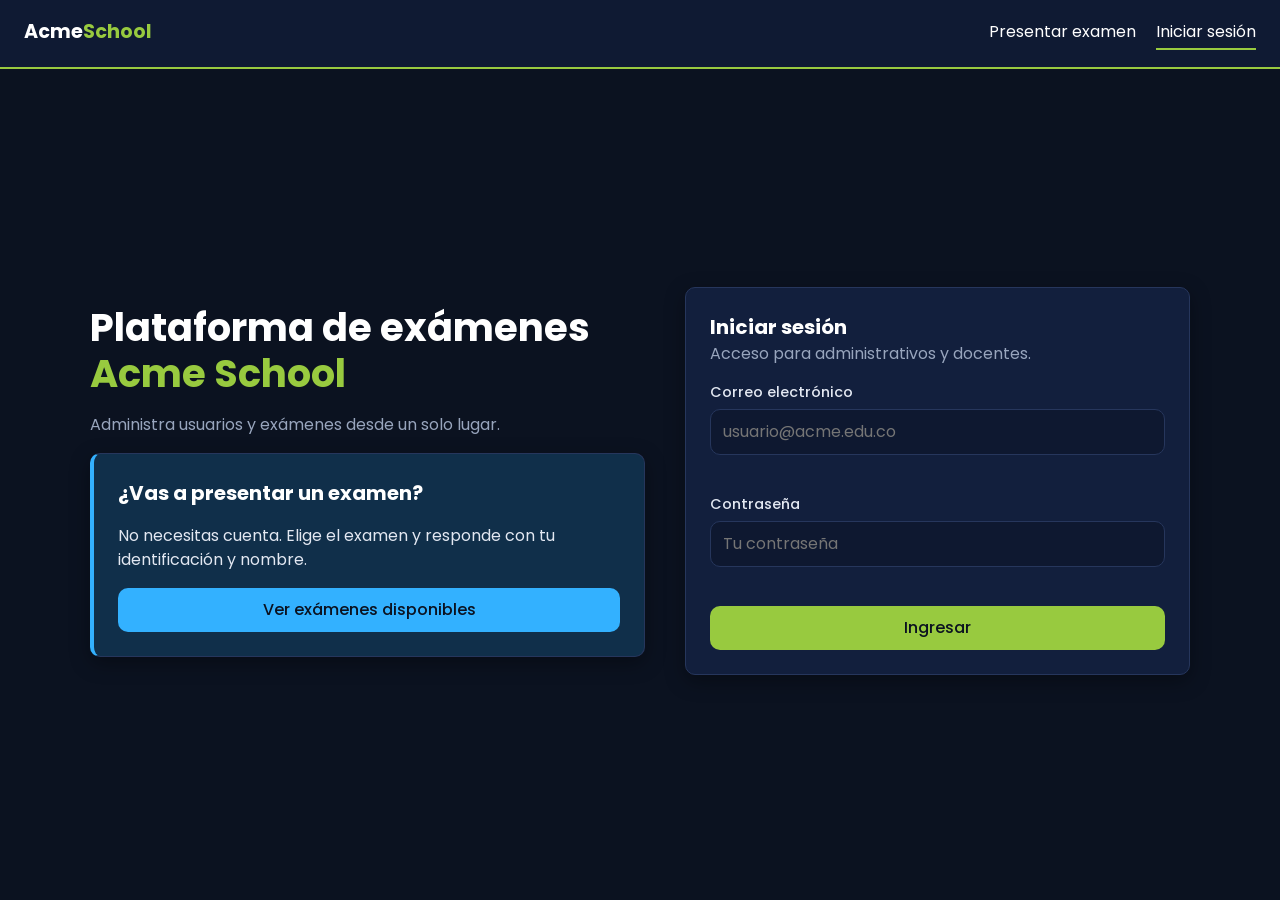
<file: index.html>
<!DOCTYPE html>
<html lang="es">
<head>
  <meta charset="UTF-8">
  <meta name="viewport" content="width=device-width, initial-scale=1.0">
  <title>Iniciar sesión · Acme School</title>
  <link rel="icon" href="imagenes/logo.svg" type="image/svg+xml">
  <link rel="preconnect" href="https://fonts.googleapis.com">
  <link href="https://fonts.googleapis.com/css2?family=Poppins:wght@400;500;600;700&display=swap" rel="stylesheet">
  <link rel="stylesheet" href="css/style.css">
  <script src="js/script.js" defer></script>
  <script src="js/componentes/acme-menu.js" defer></script>
  <script src="js/componentes/formulario-login.js" defer></script>
  <script src="js/login.js" defer></script>
</head>
<body>
  <acme-menu activo="login"></acme-menu>

  <main class="entrada">
    <section class="bienvenida">
      <h1>Plataforma de exámenes <span>Acme School</span></h1>
      <p class="subtitulo">Administra usuarios y exámenes desde un solo lugar.</p>

      <div class="panel acceso-publico">
        <h2>¿Vas a presentar un examen?</h2>
        <p>No necesitas cuenta. Elige el examen y responde con tu identificación y nombre.</p>
        <a href="html/presentar.html" class="btn btn-acento">Ver exámenes disponibles</a>
      </div>
    </section>

    <formulario-login id="formularioLogin"></formulario-login>
  </main>

  <!-- Plantilla del Web Component <formulario-login> (se clona en su Shadow DOM) -->
  <template id="tpl-formulario-login">
    <link rel="stylesheet" href="css/style.css">
    <section class="panel">
      <div>
        <h2>Iniciar sesión</h2>
        <p class="subtitulo">Acceso para administrativos y docentes.</p>
      </div>
      <form id="formulario" class="formulario-login" novalidate>
        <div class="campo">
          <label for="email">Correo electrónico</label>
          <input type="email" id="email" name="email" placeholder="usuario@acme.edu.co" autocomplete="username">
          <p id="error-email" class="error"></p>
        </div>
        <div class="campo">
          <label for="contrasena">Contraseña</label>
          <input type="password" id="contrasena" name="contrasena" placeholder="Tu contraseña" autocomplete="current-password">
          <p id="error-contrasena" class="error"></p>
        </div>
        <p id="mensaje" class="mensaje" role="alert"></p>
        <button type="submit" id="btnIngresar" class="btn btn-primario">Ingresar</button>
      </form>
    </section>
  </template>
</body>
</html>
</file>
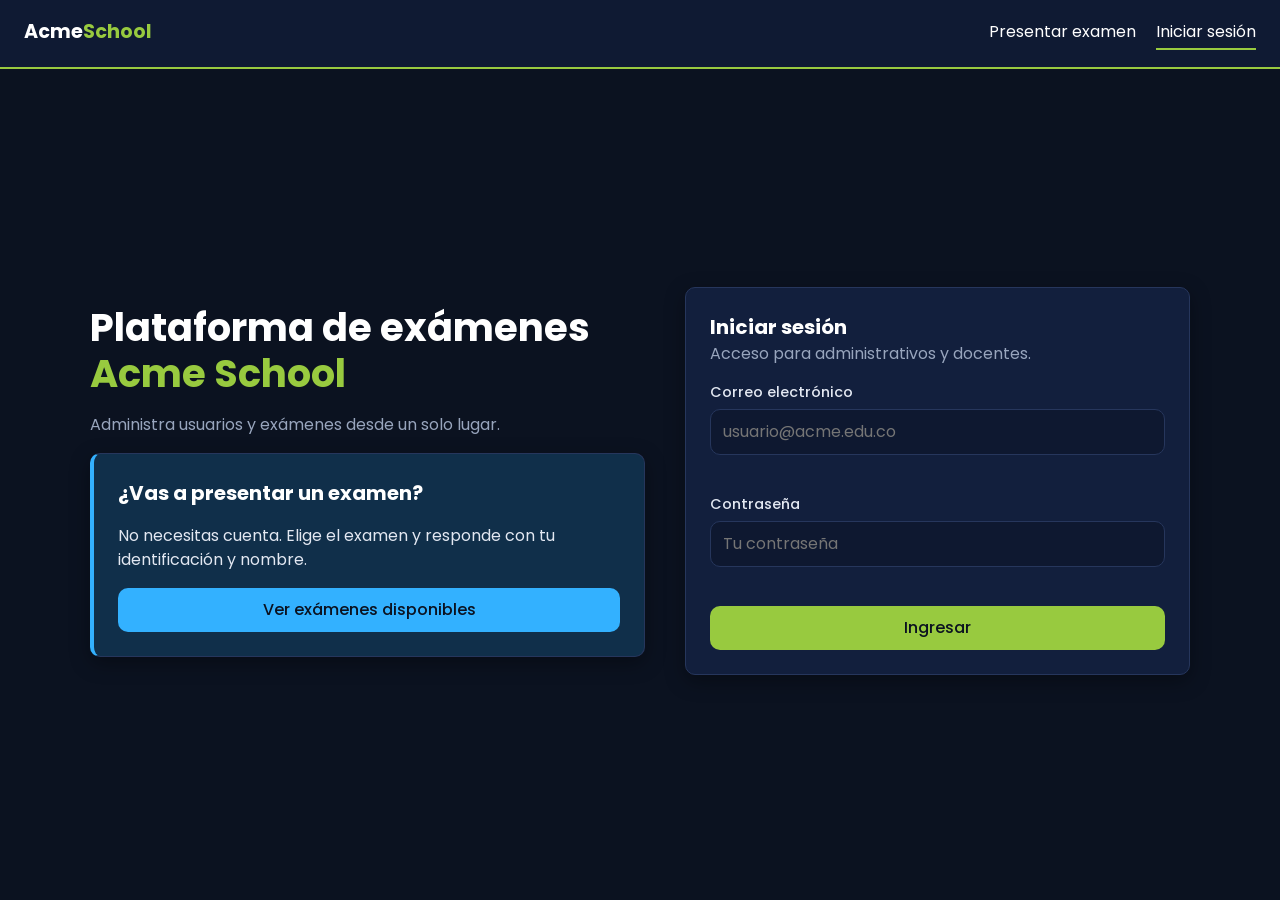
<file: html/examenes.html>
<!DOCTYPE html>
<html lang="es">
<head>
  <meta charset="UTF-8">
  <meta name="viewport" content="width=device-width, initial-scale=1.0">
  <title>Gestión de exámenes · Acme School</title>
  <link rel="icon" href="../imagenes/logo.svg" type="image/svg+xml">
  <link rel="preconnect" href="https://fonts.googleapis.com">
  <link href="https://fonts.googleapis.com/css2?family=Poppins:wght@400;500;600;700&display=swap" rel="stylesheet">
  <link rel="stylesheet" href="../css/style.css">
  <script src="../js/script.js" defer></script>
  <script src="../js/componentes/acme-menu.js" defer></script>
  <script src="../js/componentes/editor-pregunta.js" defer></script>
  <script src="../js/componentes/formulario-examen.js" defer></script>
  <script src="../js/componentes/tabla-examenes.js" defer></script>
  <script src="../js/examenes.js" defer></script>
</head>
<body>
  <acme-menu activo="examenes"></acme-menu>

  <main>
    <section class="panel">
      <h1>Gestión de exámenes</h1>
      <p class="subtitulo">Crea, actualiza y elimina exámenes con sus preguntas y respuestas.</p>
    </section>

    <formulario-examen id="formularioExamen"></formulario-examen>
    <tabla-examenes id="tablaExamenes"></tabla-examenes>
  </main>

  <!-- Plantilla del Web Component <formulario-examen> -->
  <template id="tpl-formulario-examen">
    <link rel="stylesheet" href="../css/style.css">
    <style>
      .seccion-preguntas {
        display: grid;
        gap: 16px;
        grid-column: 1 / -1;
        padding-top: 8px;
        border-top: 1px solid var(--color-borde);
      }
      #preguntas {
        display: grid;
        gap: 16px;
      }
    </style>
    <section class="panel">
      <h2 id="tituloFormulario">Nuevo examen</h2>
      <form id="formulario" class="formulario" novalidate>
        <div class="campo">
          <label for="codigo">Código</label>
          <input type="text" id="codigo" name="codigo" placeholder="JS-002">
          <p id="error-codigo" class="error"></p>
        </div>
        <div class="campo">
          <label for="titulo">Título</label>
          <input type="text" id="titulo" name="titulo" placeholder="Arreglos y objetos">
          <p id="error-titulo" class="error"></p>
        </div>
        <div class="campo">
          <label for="tiempo">Tiempo (minutos)</label>
          <input type="number" id="tiempo" name="tiempo" min="1" max="180" placeholder="30">
          <p id="error-tiempo" class="error"></p>
        </div>
        <div class="campo">
          <label for="porcentaje">Porcentaje de aprobación (%)</label>
          <input type="number" id="porcentaje" name="porcentaje" min="1" max="100" placeholder="60">
          <p id="error-porcentaje" class="error"></p>
        </div>
        <div class="campo campo-completo">
          <label for="descripcion">Descripción del examen</label>
          <textarea id="descripcion" name="descripcion" rows="2" placeholder="Temas que evalúa el examen"></textarea>
          <p id="error-descripcion" class="error"></p>
        </div>

        <div class="seccion-preguntas">
          <div class="encabezado-pagina">
            <h3 id="contadorPreguntas">Preguntas</h3>
            <button type="button" id="btnAgregarPregunta" class="btn btn-acento btn-pequeno">+ Agregar pregunta</button>
          </div>
          <div id="preguntas"></div>
        </div>

        <p id="mensaje" class="mensaje campo-completo" role="alert"></p>

        <div class="acciones">
          <button type="submit" id="btnGuardar" class="btn btn-primario">Crear examen</button>
          <button type="button" id="btnCancelar" class="btn btn-secundario oculto">Cancelar edición</button>
        </div>
      </form>
    </section>
  </template>

  <!-- Plantilla del Web Component <editor-pregunta> -->
  <template id="tpl-editor-pregunta">
    <link rel="stylesheet" href="../css/style.css">
    <style>
      .pregunta {
        border: 1px solid var(--color-borde);
        border-left: 4px solid var(--color-primario);
        border-radius: var(--radio);
        padding: 16px;
        display: grid;
        gap: 12px;
        animation: aparecer 0.3s ease;
      }
      .cabecera {
        display: flex;
        flex-wrap: wrap;
        justify-content: space-between;
        align-items: center;
        gap: 8px;
      }
      #respuestas {
        display: grid;
        gap: 8px;
      }
      .respuesta {
        display: grid;
        grid-template-columns: auto 1fr auto;
        align-items: center;
        gap: 8px;
      }
      .respuesta input[type="radio"] {
        width: 20px;
        height: 20px;
        cursor: pointer;
      }
      .ayuda {
        font-size: 0.85rem;
        color: var(--color-texto-suave);
      }
      /* El espacio del error solo aparece cuando hay un error */
      .error:empty {
        display: none;
      }
    </style>
    <div class="pregunta">
      <div class="cabecera">
        <h3 id="titulo">Pregunta</h3>
        <button type="button" id="btnEliminar" class="btn btn-peligro btn-pequeno">Eliminar pregunta</button>
      </div>
      <div class="campo">
        <label for="enunciado">Enunciado</label>
        <textarea id="enunciado" rows="2" placeholder="Escribe la pregunta"></textarea>
      </div>
      <p class="ayuda">Respuestas: marca con el círculo la respuesta correcta.</p>
      <div id="respuestas"></div>
      <div>
        <button type="button" id="btnAgregarRespuesta" class="btn btn-secundario btn-pequeno">+ Agregar respuesta</button>
      </div>
      <p id="error" class="error" role="alert"></p>
    </div>
  </template>

  <!-- Plantilla del Web Component <tabla-examenes> -->
  <template id="tpl-tabla-examenes">
    <link rel="stylesheet" href="../css/style.css">
    <section class="panel">
      <div class="encabezado-pagina">
        <h2>Exámenes registrados</h2>
        <p id="resumen" class="subtitulo"></p>
      </div>
      <div class="contenedor-tabla">
        <table>
          <thead>
            <tr>
              <th>Código</th>
              <th>Título</th>
              <th>Tiempo</th>
              <th>Aprobación</th>
              <th>Preguntas</th>
              <th>Acciones</th>
            </tr>
          </thead>
          <tbody id="cuerpo"></tbody>
        </table>
      </div>
    </section>
  </template>
</body>
</html>
</file>
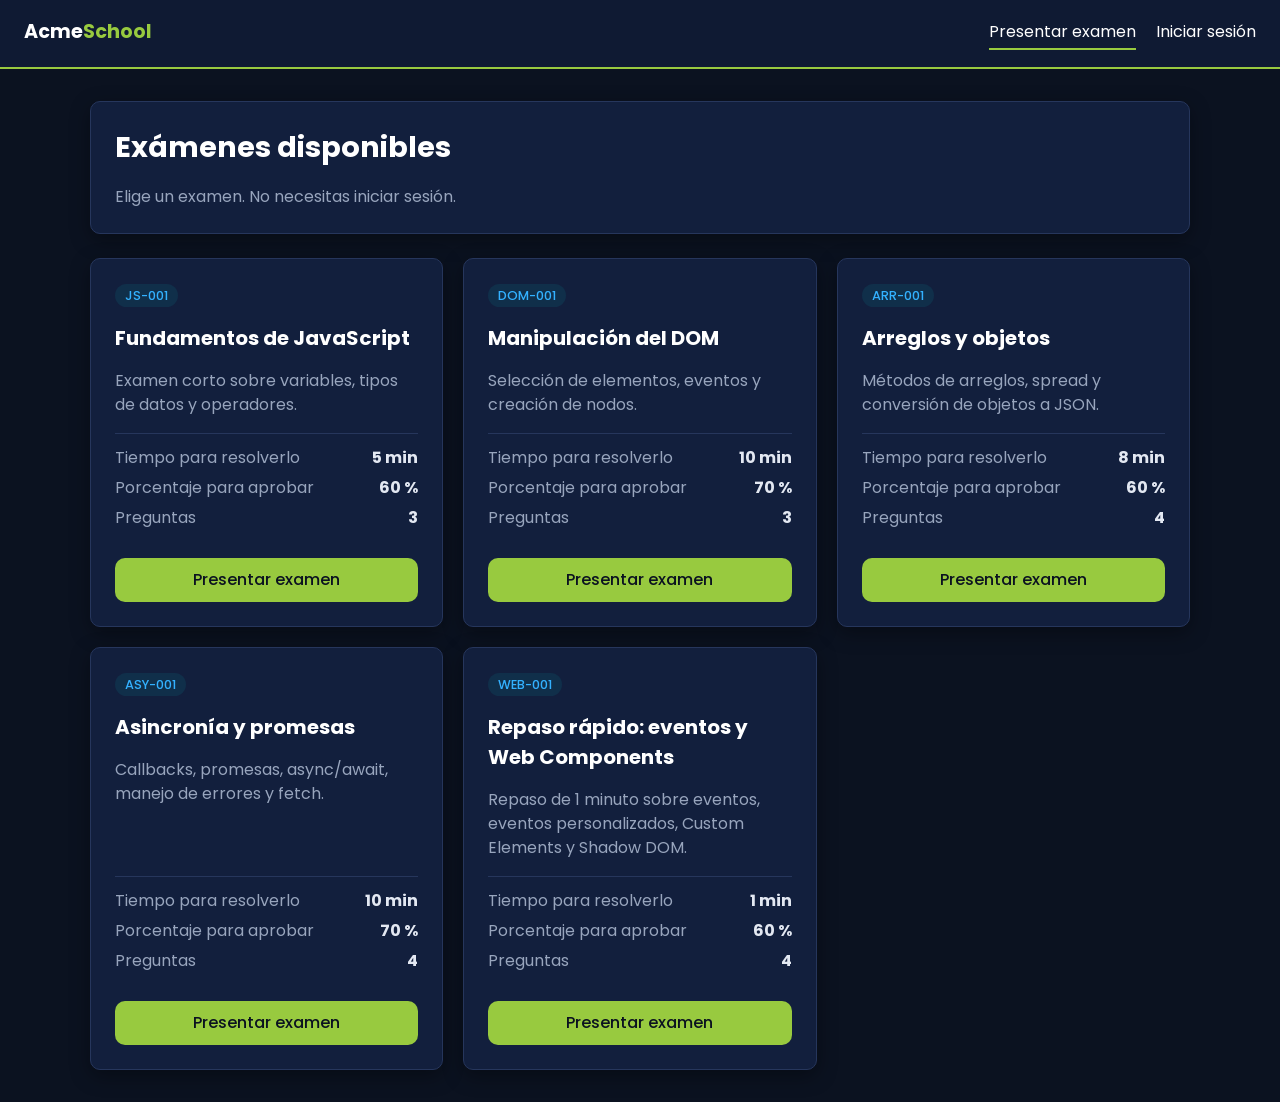
<file: html/presentar.html>
<!DOCTYPE html>
<html lang="es">
<head>
  <meta charset="UTF-8">
  <meta name="viewport" content="width=device-width, initial-scale=1.0">
  <title>Presentar examen · Acme School</title>
  <link rel="icon" href="../imagenes/logo.svg" type="image/svg+xml">
  <link rel="preconnect" href="https://fonts.googleapis.com">
  <link href="https://fonts.googleapis.com/css2?family=Poppins:wght@400;500;600;700&display=swap" rel="stylesheet">
  <link rel="stylesheet" href="../css/style.css">
  <script src="../js/script.js" defer></script>
  <script src="../js/componentes/acme-menu.js" defer></script>
  <script src="../js/componentes/tarjeta-examen.js" defer></script>
  <script src="../js/componentes/registro-estudiante.js" defer></script>
  <script src="../js/componentes/reloj-examen.js" defer></script>
  <script src="../js/componentes/pregunta-examen.js" defer></script>
  <script src="../js/componentes/resultado-examen.js" defer></script>
  <script src="../js/presentar.js" defer></script>
</head>
<body>
  <acme-menu activo="presentar"></acme-menu>

  <main>
    <!-- Vista 1: lista de exámenes disponibles -->
    <section id="vistaLista" class="vista">
      <section class="panel">
        <h1>Exámenes disponibles</h1>
        <p class="subtitulo">Elige un examen. No necesitas iniciar sesión.</p>
      </section>
      <div id="listaExamenes" class="grilla-examenes"></div>
      <p id="sinExamenes" class="panel vacio oculto">Por ahora no hay exámenes disponibles.</p>
    </section>

    <!-- Vista 2: datos de quien presenta -->
    <registro-estudiante id="registroEstudiante" class="oculto"></registro-estudiante>

    <!-- Vista 3: el examen -->
    <section id="vistaExamen" class="vista oculto">
      <header class="panel encabezado-examen">
        <div class="info-examen">
          <h1 id="tituloExamen"></h1>
          <p id="estudianteExamen" class="subtitulo"></p>
          <ul class="datos-examen">
            <li>Preguntas: <strong id="totalPreguntas"></strong></li>
            <li>Para aprobar: <strong id="porcentajeAprobar"></strong></li>
            <li>Respondidas: <strong id="progresoRespuestas"></strong></li>
          </ul>
        </div>
        <reloj-examen id="reloj"></reloj-examen>
      </header>

      <p id="avisoRecuperado" class="mensaje"></p>

      <form id="formExamen" class="vista" novalidate>
        <div id="contenedorPreguntas" class="vista"></div>
        <p id="mensajeExamen" class="mensaje" role="alert"></p>
        <button type="submit" id="btnTerminar" class="btn btn-primario btn-terminar">Terminar</button>
      </form>
    </section>

    <!-- Vista 4: resultado -->
    <resultado-examen id="resultadoExamen" class="oculto"></resultado-examen>
  </main>

  <!-- Plantilla del Web Component <tarjeta-examen> -->
  <template id="tpl-tarjeta-examen">
    <link rel="stylesheet" href="../css/style.css">
    <style>
      .tarjeta {
        height: 100%;
        grid-template-rows: auto auto 1fr auto auto;
        transition: transform var(--transicion), border-color var(--transicion);
      }
      .tarjeta:hover {
        transform: translateY(-4px);
        border-color: var(--color-primario);
      }
      .datos {
        list-style: none;
        display: grid;
        gap: 6px;
        padding: 12px 0;
        border-top: 1px solid var(--color-borde);
      }
      .datos li {
        display: flex;
        justify-content: space-between;
        color: var(--color-texto-suave);
      }
      .datos strong {
        color: var(--color-texto);
      }
    </style>
    <article class="panel tarjeta">
      <div><span id="codigo" class="etiqueta"></span></div>
      <h2 id="titulo"></h2>
      <p id="descripcion" class="subtitulo"></p>
      <ul class="datos">
        <li>Tiempo para resolverlo <strong id="tiempo"></strong></li>
        <li>Porcentaje para aprobar <strong id="porcentaje"></strong></li>
        <li>Preguntas <strong id="preguntas"></strong></li>
      </ul>
      <button type="button" id="btnPresentar" class="btn btn-primario">Presentar examen</button>
    </article>
  </template>

  <!-- Plantilla del Web Component <registro-estudiante> -->
  <template id="tpl-registro-estudiante">
    <link rel="stylesheet" href="../css/style.css">
    <style>
      form {
        display: grid;
        gap: 16px;
      }
      .resumen {
        list-style: none;
        display: flex;
        flex-wrap: wrap;
        gap: 8px;
      }
    </style>
    <section class="panel aparecer">
      <div>
        <p class="subtitulo">Vas a presentar</p>
        <h2 id="titulo"></h2>
      </div>
      <ul class="resumen">
        <li class="etiqueta" id="tiempo"></li>
        <li class="etiqueta" id="porcentaje"></li>
        <li class="etiqueta" id="preguntas"></li>
      </ul>
      <p class="subtitulo">Escribe tus datos. El tiempo empieza a correr cuando presiones "Comenzar examen".</p>
      <form id="formulario" novalidate>
        <div class="campo">
          <label for="identificacion">Número de identificación</label>
          <input type="text" id="identificacion" name="identificacion" inputmode="numeric" placeholder="1012345678" autocomplete="off">
          <p id="error-identificacion" class="error"></p>
        </div>
        <div class="campo">
          <label for="nombre">Nombre completo</label>
          <input type="text" id="nombre" name="nombre" placeholder="Ana María Pérez" autocomplete="name">
          <p id="error-nombre" class="error"></p>
        </div>
        <div class="acciones">
          <button type="submit" class="btn btn-primario">Comenzar examen</button>
          <button type="button" id="btnVolver" class="btn btn-secundario">Volver a la lista</button>
        </div>
      </form>
    </section>
  </template>

  <!-- Plantilla del Web Component <reloj-examen> -->
  <template id="tpl-reloj-examen">
    <style>
      .reloj {
        display: grid;
        justify-items: center;
        gap: 2px;
        padding: 10px 18px;
        border-radius: var(--radio);
        border: 2px solid var(--color-primario);
        background: var(--color-campo);
        font-family: var(--fuente);
        transition: border-color 0.3s, background 0.3s;
      }
      .etiqueta {
        font-size: 0.75rem;
        color: var(--color-texto-suave);
        text-transform: uppercase;
        letter-spacing: 0.05em;
      }
      #tiempo {
        font-size: 1.8rem;
        font-weight: 700;
        color: var(--color-primario);
      }
      /* Último minuto: el reloj se pone rojo y late */
      .reloj.alerta {
        border-color: var(--color-peligro);
        background: var(--color-peligro-claro);
        animation: latir 1s ease-in-out infinite;
      }
      .reloj.alerta #tiempo {
        color: var(--color-peligro);
      }
      @keyframes latir {
        50% {
          transform: scale(1.04);
        }
      }
      @media (max-width: 700px) {
        .reloj {
          padding: 6px 12px;
        }
        #tiempo {
          font-size: 1.3rem;
        }
        .etiqueta {
          font-size: 0.65rem;
        }
      }
    </style>
    <div id="caja" class="reloj" role="timer" aria-label="Tiempo restante">
      <span class="etiqueta">Tiempo restante</span>
      <span id="tiempo">00:00</span>
    </div>
  </template>

  <!-- Plantilla del Web Component <pregunta-examen> -->
  <template id="tpl-pregunta-examen">
    <link rel="stylesheet" href="../css/style.css">
    <style>
      .enunciado {
        font-weight: 600;
        font-size: 1.05rem;
        color: var(--color-titulo);
      }
      .enunciado span:first-child {
        color: var(--color-primario);
      }
      #opciones {
        display: grid;
        gap: 10px;
      }
      .opcion {
        display: flex;
        align-items: center;
        gap: 12px;
        padding: 12px 14px;
        border: 1px solid var(--color-borde);
        border-radius: var(--radio);
        background: var(--color-campo);
        cursor: pointer;
        font-weight: 400;
        font-size: 1rem;
        transition: border-color var(--transicion), background var(--transicion);
      }
      .opcion:hover {
        border-color: var(--color-acento);
      }
      /* Clase que pone el componente en la opción marcada */
      .opcion.elegida {
        border-color: var(--color-primario);
        background: var(--color-exito-claro);
      }
      .opcion input {
        width: 20px;
        height: 20px;
        cursor: pointer;
      }
      .bloqueado .opcion {
        cursor: not-allowed;
        opacity: 0.7;
      }
    </style>
    <section class="panel" role="radiogroup" aria-labelledby="enunciado">
      <p id="enunciado" class="enunciado"></p>
      <div id="opciones"></div>
    </section>
  </template>

  <!-- Plantilla del Web Component <resultado-examen> -->
  <template id="tpl-resultado-examen">
    <link rel="stylesheet" href="../css/style.css">
    <style>
      .resultado {
        text-align: center;
        justify-items: center;
        border-top: 6px solid var(--color-primario);
      }
      .resultado.reprobado {
        border-top-color: var(--color-peligro);
      }
      .porcentaje {
        font-size: 3rem;
        font-weight: 700;
        line-height: 1;
        color: var(--color-primario);
      }
      .reprobado .porcentaje {
        color: var(--color-peligro);
      }
      /* Barra de avance: el ancho del relleno es el porcentaje obtenido */
      .barra {
        width: 100%;
        height: 14px;
        border-radius: 999px;
        background: var(--color-borde);
        overflow: hidden;
      }
      .relleno {
        width: 0;
        height: 100%;
        border-radius: 999px;
        background: var(--color-primario);
        transition: width 0.8s ease;
      }
      .reprobado .relleno {
        background: var(--color-peligro);
      }
      #veredicto {
        font-size: 1.6rem;
      }
      .detalle {
        list-style: none;
        display: grid;
        gap: 6px;
        width: 100%;
        text-align: left;
        padding: 12px 0;
        border-top: 1px solid var(--color-borde);
      }
      .detalle li {
        display: flex;
        justify-content: space-between;
        gap: 12px;
        color: var(--color-texto-suave);
      }
      .detalle strong {
        color: var(--color-texto);
        text-align: right;
      }
    </style>
    <section id="caja" class="panel resultado aparecer">
      <p id="motivo" class="subtitulo"></p>
      <p id="porcentaje" class="porcentaje">0 %</p>
      <div class="barra"><div id="relleno" class="relleno"></div></div>
      <h2 id="veredicto"></h2>
      <p id="mensaje" class="subtitulo"></p>
      <ul class="detalle">
        <li>Estudiante <strong id="estudiante"></strong></li>
        <li>Examen <strong id="examen"></strong></li>
        <li>Respuestas correctas <strong id="aciertos"></strong></li>
        <li>Porcentaje para aprobar <strong id="minimo"></strong></li>
        <li>Tiempo usado <strong id="tiempoUsado"></strong></li>
      </ul>
      <button type="button" id="btnVolver" class="btn btn-primario">Volver a los exámenes</button>
    </section>
  </template>
</body>
</html>
</file>
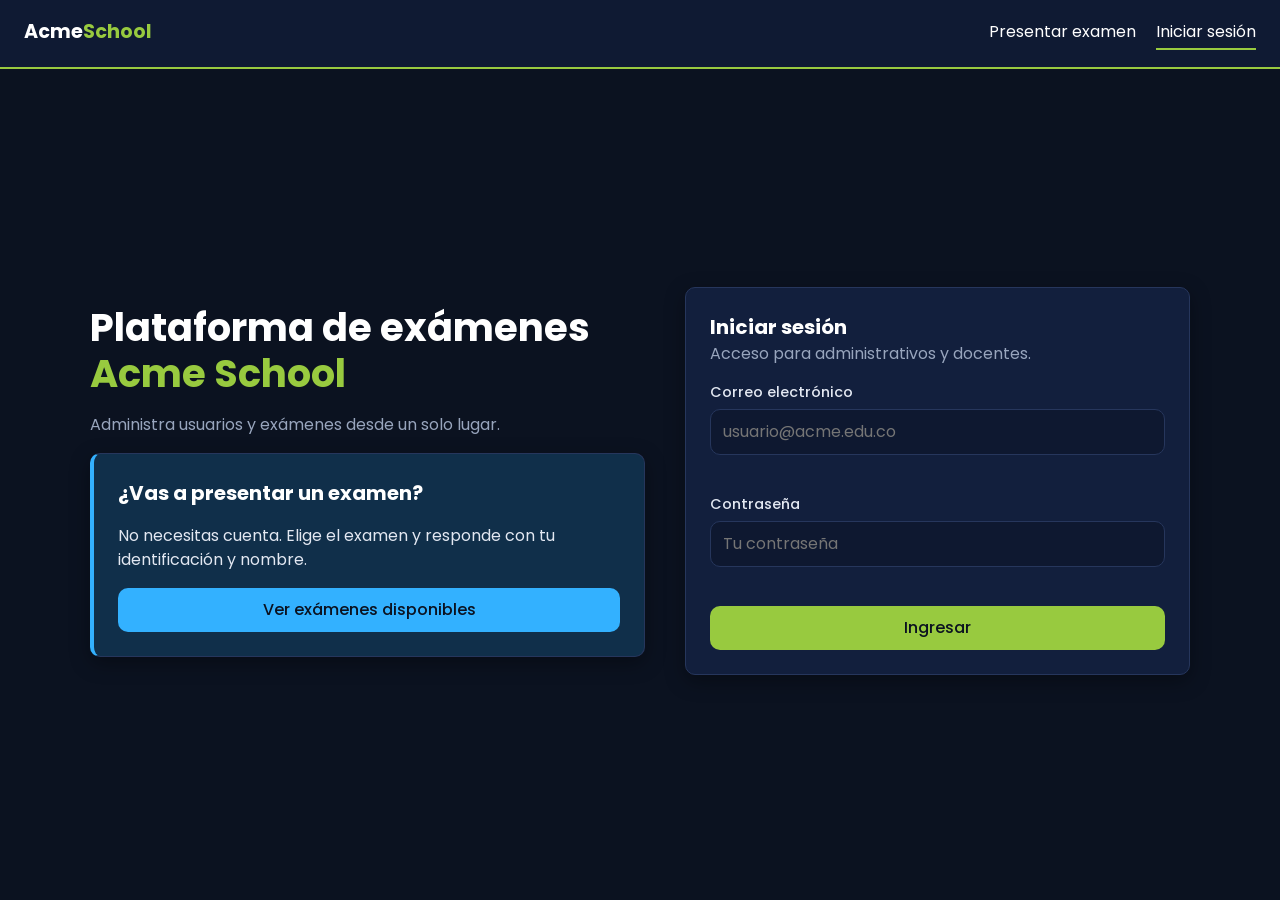
<file: html/usuarios.html>
<!DOCTYPE html>
<html lang="es">
<head>
  <meta charset="UTF-8">
  <meta name="viewport" content="width=device-width, initial-scale=1.0">
  <title>Gestión de usuarios · Acme School</title>
  <link rel="icon" href="../imagenes/logo.svg" type="image/svg+xml">
  <link rel="preconnect" href="https://fonts.googleapis.com">
  <link href="https://fonts.googleapis.com/css2?family=Poppins:wght@400;500;600;700&display=swap" rel="stylesheet">
  <link rel="stylesheet" href="../css/style.css">
  <script src="../js/script.js" defer></script>
  <script src="../js/componentes/acme-menu.js" defer></script>
  <script src="../js/componentes/formulario-usuario.js" defer></script>
  <script src="../js/componentes/tabla-usuarios.js" defer></script>
  <script src="../js/usuarios.js" defer></script>
</head>
<body>
  <acme-menu activo="usuarios"></acme-menu>

  <main>
    <section class="panel">
      <h1>Gestión de usuarios</h1>
      <p class="subtitulo">Crea, actualiza y elimina los usuarios con acceso a la plataforma.</p>
    </section>

    <formulario-usuario id="formularioUsuario"></formulario-usuario>
    <tabla-usuarios id="tablaUsuarios"></tabla-usuarios>
  </main>

  <!-- Plantilla del Web Component <formulario-usuario> -->
  <template id="tpl-formulario-usuario">
    <link rel="stylesheet" href="../css/style.css">
    <section class="panel">
      <h2 id="tituloFormulario">Nuevo usuario</h2>
      <form id="formulario" class="formulario" novalidate>
        <div class="campo">
          <label for="identificacion">Número de identificación</label>
          <input type="text" id="identificacion" name="identificacion" inputmode="numeric" placeholder="1012345678">
          <p id="error-identificacion" class="error"></p>
        </div>
        <div class="campo">
          <label for="nombre">Nombre completo</label>
          <input type="text" id="nombre" name="nombre" placeholder="Ana María Pérez">
          <p id="error-nombre" class="error"></p>
        </div>
        <div class="campo">
          <label for="email">Email</label>
          <input type="email" id="email" name="email" placeholder="ana.perez@acme.edu.co">
          <p id="error-email" class="error"></p>
        </div>
        <div class="campo">
          <label for="telefono">Teléfono</label>
          <input type="tel" id="telefono" name="telefono" inputmode="numeric" placeholder="3001234567">
          <p id="error-telefono" class="error"></p>
        </div>
        <div class="campo">
          <label for="cargo">Cargo</label>
          <select id="cargo" name="cargo">
            <option value="">Selecciona un cargo</option>
            <option value="Administrativo">Administrativo</option>
            <option value="Docente">Docente</option>
          </select>
          <p id="error-cargo" class="error"></p>
        </div>
        <div class="campo">
          <label for="contrasena">Contraseña</label>
          <input type="password" id="contrasena" name="contrasena" placeholder="Mínimo 6 caracteres" autocomplete="new-password">
          <p id="error-contrasena" class="error"></p>
        </div>

        <p id="mensaje" class="mensaje campo-completo" role="alert"></p>

        <div class="acciones">
          <button type="submit" id="btnGuardar" class="btn btn-primario">Crear usuario</button>
          <button type="button" id="btnCancelar" class="btn btn-secundario oculto">Cancelar edición</button>
        </div>
      </form>
    </section>
  </template>

  <!-- Plantilla del Web Component <tabla-usuarios> -->
  <template id="tpl-tabla-usuarios">
    <link rel="stylesheet" href="../css/style.css">
    <section class="panel">
      <div class="encabezado-pagina">
        <h2>Usuarios registrados</h2>
        <p id="resumen" class="subtitulo"></p>
      </div>
      <div class="contenedor-tabla">
        <table>
          <thead>
            <tr>
              <th>Identificación</th>
              <th>Nombre</th>
              <th>Email</th>
              <th>Teléfono</th>
              <th>Cargo</th>
              <th>Acciones</th>
            </tr>
          </thead>
          <tbody id="cuerpo"></tbody>
        </table>
      </div>
    </section>
  </template>
</body>
</html>
</file>
<file: css/style.css>
/* =========================================================
   Acme School · style.css
   Identidad visual común. Los Web Components también cargan
   este archivo dentro de su Shadow DOM para verse iguales.
   ========================================================= */

/* ---------- Variables (colores y medidas de la marca) ---------- */
/* Modo oscuro con la paleta verde lima + azul marino */
:root {
  /* Le dice al navegador que use controles nativos oscuros (select, number, scrollbar) */
  color-scheme: dark;

  --color-primario: #98ca3f;          /* verde lima: botones principales y enlaces */
  --color-primario-oscuro: #7fae2e;   /* hover del botón principal */
  --color-primario-claro: #1c2d4f;    /* fondos suaves: encabezado de tabla, botón secundario */
  --color-acento: #33b1ff;            /* celeste: acciones secundarias y foco */
  --color-acento-claro: #102f4a;
  --color-exito: #98ca3f;
  --color-exito-claro: #1f3322;
  --color-peligro: #ff6b6b;
  --color-peligro-claro: #3a1d27;

  --color-fondo: #0b1220;             /* fondo de la página */
  --color-superficie: #121f3d;        /* tarjetas y paneles */
  --color-campo: #0e1830;             /* fondo de inputs */
  --color-menu: #0f1a33;              /* barra de navegación */
  --color-titulo: #ffffff;
  --color-texto: #e3e8f2;
  --color-texto-suave: #98a5bd;
  --color-texto-sobre-primario: #0b1220; /* texto oscuro sobre el verde y el celeste */
  --color-borde: #26365c;

  --fuente: "Poppins", system-ui, sans-serif;
  --radio: 10px;
  --sombra: 0 6px 20px rgba(0, 0, 0, 0.35);
  --transicion: 0.2s ease;
}

/* ---------- Base ---------- */
* {
  box-sizing: border-box;
  margin: 0;
  padding: 0;
}

body {
  font-family: var(--fuente);
  background: var(--color-fondo);
  color: var(--color-texto);
  line-height: 1.5;
  min-height: 100vh;
}

main {
  width: min(1100px, 100% - 32px);
  margin: 32px auto;
  display: grid;
  gap: 24px;
  animation: aparecer 0.4s ease;
}

h1 {
  font-size: 1.8rem;
  color: var(--color-titulo);
}

h2 {
  font-size: 1.25rem;
  color: var(--color-titulo);
}

h3 {
  font-size: 1.05rem;
  color: var(--color-titulo);
}

a {
  color: var(--color-primario);
}

/* Foco visible para quien navega con teclado (accesibilidad) */
:focus-visible {
  outline: 3px solid var(--color-acento);
  outline-offset: 2px;
}

/* ---------- Paneles ---------- */
.panel {
  background: var(--color-superficie);
  border: 1px solid var(--color-borde);
  border-radius: var(--radio);
  box-shadow: var(--sombra);
  padding: 24px;
  display: grid;
  gap: 16px;
}

.encabezado-pagina {
  display: flex;
  flex-wrap: wrap;
  justify-content: space-between;
  align-items: center;
  gap: 12px;
}

.subtitulo {
  color: var(--color-texto-suave);
}

/* ---------- Botones ---------- */
.btn {
  font: inherit;
  font-weight: 500;
  border: none;
  border-radius: var(--radio);
  padding: 10px 18px;
  cursor: pointer;
  text-decoration: none;
  display: inline-block;
  text-align: center;
  transition: background var(--transicion), transform var(--transicion);
}

.btn:hover {
  transform: translateY(-1px);
}

.btn:disabled {
  opacity: 0.5;
  cursor: not-allowed;
  transform: none;
}

.btn-primario {
  background: var(--color-primario);
  color: var(--color-texto-sobre-primario);
}

.btn-primario:hover {
  background: var(--color-primario-oscuro);
}

.btn-secundario {
  background: var(--color-primario-claro);
  color: var(--color-titulo);
}

.btn-acento {
  background: var(--color-acento);
  color: var(--color-texto-sobre-primario);
}

.btn-peligro {
  background: var(--color-peligro);
  color: var(--color-texto-sobre-primario);
}

.btn-pequeno {
  padding: 6px 12px;
  font-size: 0.85rem;
}

/* ---------- Formularios ---------- */
.formulario {
  display: grid;
  grid-template-columns: repeat(auto-fit, minmax(220px, 1fr));
  gap: 16px;
}

.campo {
  display: grid;
  gap: 6px;
  align-content: start;
}

.campo-completo {
  grid-column: 1 / -1;
}

label {
  font-weight: 500;
  font-size: 0.9rem;
}

input,
select,
textarea {
  font: inherit;
  width: 100%;
  padding: 10px 12px;
  border: 1px solid var(--color-borde);
  border-radius: var(--radio);
  background: var(--color-campo);
  color: var(--color-texto);
  transition: border-color var(--transicion);
}

textarea {
  resize: vertical;
  min-height: 80px;
}

input:focus,
select:focus,
textarea:focus {
  border-color: var(--color-primario);
}

input:disabled {
  background: var(--color-fondo);
  color: var(--color-texto-suave);
}

input.incorrecto,
select.incorrecto,
textarea.incorrecto {
  border-color: var(--color-peligro);
}

.error {
  color: var(--color-peligro);
  font-size: 0.85rem;
  min-height: 1.2em;
}

.acciones {
  display: flex;
  flex-wrap: wrap;
  gap: 12px;
  grid-column: 1 / -1;
}

/* ---------- Tablas ---------- */
.contenedor-tabla {
  overflow-x: auto;
}

table {
  width: 100%;
  border-collapse: collapse;
}

th,
td {
  text-align: left;
  padding: 12px;
  border-bottom: 1px solid var(--color-borde);
}

th {
  background: var(--color-primario-claro);
  color: var(--color-titulo);
  font-weight: 600;
}

tbody tr {
  transition: background var(--transicion);
}

tbody tr:hover {
  background: var(--color-fondo);
}

.celda-acciones {
  display: flex;
  flex-wrap: wrap;
  gap: 8px;
}

/* Fila que se está editando */
tr.editando {
  background: var(--color-acento-claro);
}

/* ---------- Etiquetas ---------- */
.etiqueta {
  display: inline-block;
  padding: 2px 10px;
  border-radius: 999px;
  font-size: 0.8rem;
  font-weight: 500;
  background: var(--color-acento-claro);
  color: var(--color-acento);
}

.etiqueta-docente {
  background: var(--color-exito-claro);
  color: var(--color-exito);
}

/* ---------- Mensajes ---------- */
.mensaje {
  padding: 10px 14px;
  border-radius: var(--radio);
}

.mensaje:empty {
  display: none;
}

.exito {
  background: var(--color-exito-claro);
  color: var(--color-exito);
}

.fallo {
  background: var(--color-peligro-claro);
  color: var(--color-peligro);
}

.vacio {
  text-align: center;
  color: var(--color-texto-suave);
  padding: 24px;
}

/* ---------- Utilidades ---------- */
.oculto {
  display: none !important;
}

.aparecer {
  animation: aparecer 0.35s ease;
}

@keyframes aparecer {
  from {
    opacity: 0;
    transform: translateY(10px);
  }
  to {
    opacity: 1;
    transform: translateY(0);
  }
}

/* =========================================================
   Web Components
   ========================================================= */
/* Las etiquetas personalizadas se muestran en línea (inline) por defecto:
   aquí se convierten en bloques para que ocupen todo el ancho */
acme-menu,
formulario-login,
formulario-usuario,
tabla-usuarios,
formulario-examen,
editor-pregunta,
tabla-examenes,
tarjeta-examen,
registro-estudiante,
reloj-examen,
pregunta-examen,
resultado-examen {
  display: block;
}

/* Tarjetas centradas de ancho limitado */
registro-estudiante,
resultado-examen {
  width: 100%;
  justify-self: center;
}

registro-estudiante {
  max-width: 560px;
}

resultado-examen {
  max-width: 620px;
}

/* Botón Eliminar esperando el segundo clic de confirmación */
.btn-peligro.confirmar {
  outline: 2px solid var(--color-peligro);
  outline-offset: 2px;
}

/* =========================================================
   Página de entrada (index.html): login
   ========================================================= */
.entrada {
  min-height: calc(100vh - 140px);
  grid-template-columns: 1.1fr 1fr;
  align-items: center;
  gap: 40px;
}

.bienvenida {
  display: grid;
  gap: 16px;
}

.bienvenida h1 {
  font-size: 2.4rem;
  line-height: 1.2;
}

.bienvenida h1 span {
  color: var(--color-primario);
}

.formulario-login {
  display: grid;
  gap: 16px;
}

.acceso-publico {
  background: var(--color-acento-claro);
  border-left: 4px solid var(--color-acento);
}

/* =========================================================
   Presentar examen
   ========================================================= */
.vista {
  display: grid;
  gap: 24px;
}

.grilla-examenes {
  display: grid;
  grid-template-columns: repeat(auto-fill, minmax(280px, 1fr));
  gap: 20px;
}

/* El encabezado con el reloj queda pegado arriba al bajar por las preguntas */
.encabezado-examen {
  position: sticky;
  top: 12px;
  z-index: 5;
  display: flex;
  flex-wrap: wrap;
  justify-content: space-between;
  align-items: center;
  gap: 16px;
  border-color: var(--color-primario);
}

.info-examen {
  display: grid;
  gap: 4px;
}

.datos-examen {
  list-style: none;
  display: flex;
  flex-wrap: wrap;
  gap: 6px 20px;
  color: var(--color-texto-suave);
}

.datos-examen strong {
  color: var(--color-primario);
}

.btn-terminar {
  justify-self: center;
  min-width: 240px;
  padding: 14px 24px;
  font-size: 1.05rem;
}

/* =========================================================
   Responsive
   ========================================================= */
@media (max-width: 800px) {
  .entrada {
    grid-template-columns: 1fr;
    min-height: auto;
  }

  .bienvenida h1 {
    font-size: 1.8rem;
  }

  /* En celular el encabezado fijo debe ser bajito para no tapar las preguntas */
  .encabezado-examen {
    top: 0;
    flex-wrap: nowrap;
    padding: 12px;
    gap: 12px;
  }

  .encabezado-examen h1 {
    font-size: 1.05rem;
  }

  #estudianteExamen {
    display: none;
  }

  .datos-examen {
    font-size: 0.8rem;
    gap: 2px 12px;
  }

  .btn-terminar {
    width: 100%;
  }
}

/* En celulares las tablas se convierten en tarjetas: cada celda
   muestra su título con el atributo data-etiqueta */
@media (max-width: 700px) {
  main {
    margin: 16px auto;
  }

  .panel {
    padding: 16px;
  }

  h1 {
    font-size: 1.4rem;
  }

  thead {
    display: none;
  }

  table,
  tbody,
  tr,
  td {
    display: block;
    width: 100%;
  }

  tbody tr {
    border: 1px solid var(--color-borde);
    border-radius: var(--radio);
    margin-bottom: 12px;
    padding: 8px 12px;
  }

  td {
    display: flex;
    justify-content: space-between;
    gap: 12px;
    padding: 8px 0;
    text-align: right;
  }

  td:last-child {
    border-bottom: none;
  }

  td[data-etiqueta]::before {
    content: attr(data-etiqueta);
    font-weight: 600;
    color: var(--color-titulo);
    text-align: left;
  }

  .celda-acciones {
    justify-content: flex-end;
  }

  .acciones .btn {
    flex: 1;
  }
}
</file>
